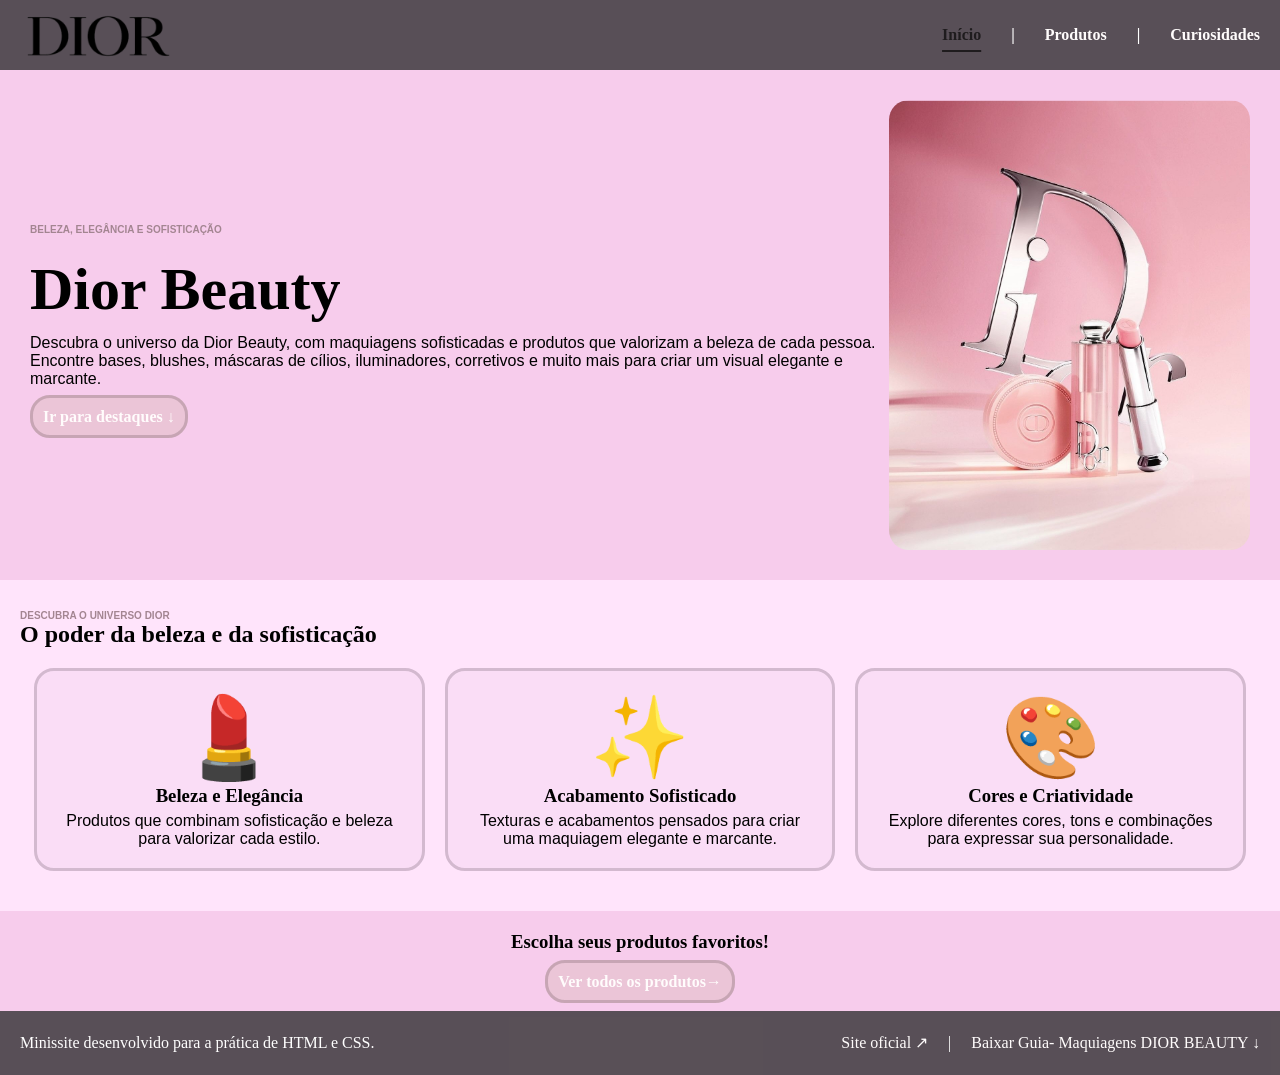
<file: index.html>
<!DOCTYPE html>
<html lang="pt-BR">
    <head>
        <meta charset="UTF-8"/>
        <title>Vitrine de maquiagens - Início</title>
        <link rel="stylesheet" href="./css/style.css"/>
    </head>

    <body>
        <header>
            <section id="logo">
                <img src="assets/img/logo.png" alt="Logo Dior"/>

            </section>
            <section id="opcoes">
                <span id="opcao-inicio"><a href="index.html">Início</a></span>
                <p>|</p>
                <span id="opcao-produtos"><a href="pages/produtos.html">Produtos</a></span>
                <p>|</p>
                <span id="opcao-curiosidades"><a href="pages/curiosidades.html">Curiosidades</a></span>
            </section>
        </header>

        <main>
            <section id="introducao">
                <article>
                    <p class="letras_pequenas">Beleza, elegância e sofisticação</p>
                    <h1>Dior Beauty</h1>
                    <p>Descubra o universo da Dior Beauty, com maquiagens sofisticadas e produtos que valorizam a beleza de cada pessoa. Encontre bases, blushes, máscaras de cílios, iluminadores, corretivos e muito mais para criar um visual elegante e marcante.</p>
                    <span id="ir-para-destaques"><a href="#destaques">Ir para destaques ↓</a></span>
                </article>
                <img src="assets/img/dior.png" alt="Maquiagem Dior"/>
            </section>
            <section id="destaques">
                <article>
                    <p class="letras_pequenas">Descubra o universo Dior</p>
                    <h2>O poder da beleza e da sofisticação</h2>
                </article>
                <section id="motivos">
                    <article class="motivo">
                        <span class="emoji">💄</span>
                        <h3>Beleza e Elegância</h3>
                        <p>Produtos que combinam sofisticação e beleza para valorizar cada estilo.</p>
                    </article>
                    <article class="motivo">
                        <span class="emoji">✨</span>
                        <h3>Acabamento Sofisticado</h3>
                        <p>Texturas e acabamentos pensados para criar uma maquiagem elegante e marcante.</p>
                    </article>
                    <article class="motivo">
                        <span class="emoji">🎨</span>
                        <h3>Cores e Criatividade</h3>
                        <p>Explore diferentes cores, tons e combinações para expressar sua personalidade.</p>
                    </article>
                </section>
            </section>
            <section id="ir-para-produtos">
                <h3>Escolha seus produtos favoritos!</h3>
                <a href="pages/produtos.html">Ver todos os produtos→</a>
            </section>
        </main>
        <footer>
            <section>
                <p>Minissite desenvolvido para a prática de HTML e CSS.</p>
            </section>
            <section id="links-rodape">
                <span class="link"><a href="https://shop.dior.com.br/maquiagem?utm_source=google&utm_source_platform=GoogleAds&utm_medium=cpc&utm_campaign=PCD_PC_BRA_FRA_UNI_ALL_202605_EC_PMAX_GGL_CRD_POR_BRL_NOA_NOA_NCA_TEST_CELL_A&gad_source=1&gad_campaignid=24113322373&gbraid=0AAAAADd1kX0RGr9avBKhXa4ef0luRXVdv&gclid=CjwKCAjwoOjVBhArEiwAUwDak15W7hy7bUNR0izkz4pfoi5kD6F8dyNys6UVXfDORSHCskoCxRhT_BoCAPIQAvD_BwE" target="_blank" rel="noreferrer">Site oficial ↗</a></span>
                <p>|</p>
                <span class="link"><a href="../assets/files/teste.txt" download>Baixar Guia- Maquiagens DIOR BEAUTY ↓</a></span>
            </section>
        </footer>
        </footer>
    </body>
</html>
</file>
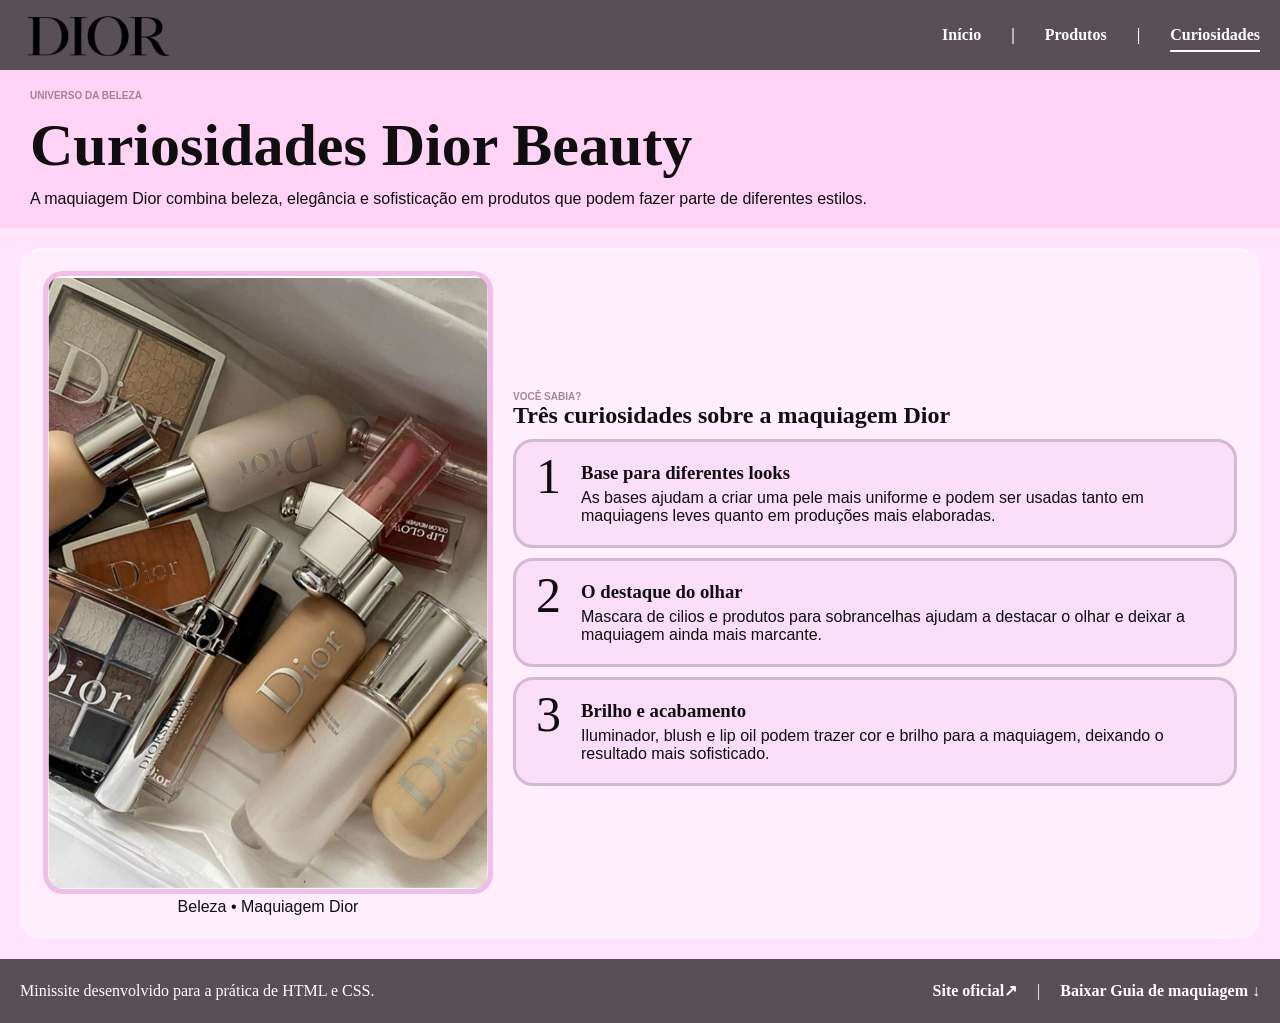
<file: pages/curiosidades.html>
<!DOCTYPE html>
<html lang="pt-BR">
    <head>
        <meta charset="UTF-8"/>
        <title>Vitrine de Maquiagens - Curiosidades</title>
       <link rel="stylesheet" href="../css/curiosidades.css">
    </head>

    <body>
        <header>
            <section id="logo">
                <img src="../assets/img/logo.png" alt="Logo Dior"/>
                
            </section>
            <section id="opcoes">
                <span id="opcao-Inicio"><a href="../index.html">Início</a></span>
                <p>|</p>
                <span id="opcao-produtos"><a href="../pages/produtos.html">Produtos</a></span>
                <p>|</p>
                <span id="opcao-curiosidades"><a href="../pages/curiosidades.html">Curiosidades</a></span>
            </section>
        </header>

        <main>
            <section id="introducao">
                <article>
                    <p class="letras_pequenas">Universo da beleza</p>
                    <h1>Curiosidades Dior Beauty</h1>
                    <p>A maquiagem Dior combina beleza, elegância e sofisticação em produtos que podem fazer parte de diferentes estilos.</p>
                </article>
            </section>
            <section id="area-curiosidades">
                <section id="icone">
                    <img src="../assets/img/maquiagens.png" alt="Produtos de maquiagem da Dior."/>
                    <p>Beleza • Maquiagem Dior</p>
                </section>
                <section>
                    <article>
                        <p class="letras_pequenas">Você sabia?</p>
                        <h2>Três curiosidades sobre a maquiagem Dior</h2>
                    </article>
                    <section id="curiosidades">
                        <section class="curiosidade">
                            <span class="numero">1</span>
                            <article>
                                <h3>Base para diferentes looks</h3>
                                <p>As bases ajudam a criar uma pele mais uniforme e podem ser usadas tanto em maquiagens leves quanto em produções mais elaboradas.</p>
                            </article>
                        </section>
                        <section class="curiosidade">
                            <span class="numero">2</span>
                            <article>
                                <h3>O destaque do olhar</h3>
                                <p>Mascara de cilios e produtos para sobrancelhas ajudam a destacar o olhar e deixar a maquiagem ainda mais marcante.</p>
                            </article>
                        </section>
                        <section class="curiosidade">
                            <span class="numero">3</span>
                            <article>
                                <h3>Brilho e acabamento</h3>
                                <p>Iluminador, blush e lip oil podem trazer cor e brilho para a maquiagem, deixando o resultado mais sofisticado.</p> 
                            </article>
                        </section>
                    </section>
                </section>
            </section>
        </main>

        <footer>
            <section>
                <p>Minissite desenvolvido para a prática de HTML e CSS.</p>
         </section>
            <section id="links-rodape">
                <span class="link"><a href="https://shop.dior.com.br/maquiagem?utm_source=google&utm_source_platform=GoogleAds&utm_medium=cpc&utm_campaign=PCD_PC_BRA_FRA_UNI_ALL_202605_EC_PMAX_GGL_CRD_POR_BRL_NOA_NOA_NCA_TEST_CELL_A&gad_source=1&gad_campaignid=24113322373&gbraid=0AAAAADd1kX0RGr9avBKhXa4ef0luRXVdv&gclid=CjwKCAjwoOjVBhArEiwAUwDak7PpjUmBe98uc0KKKihpRRH9Rd4AELlyQc0RrRj_7tAPss-58y-E8BoCSdwQAvD_BwE" target="_blank" rel="noreferrer">Site oficial↗</a></span>
                <p>|</p>
                <span class="link"><a href="../assets/files/teste.txt" download>Baixar Guia de maquiagem ↓</a></span>
            </section>
        </footer>
    </body>
</html>
</file>
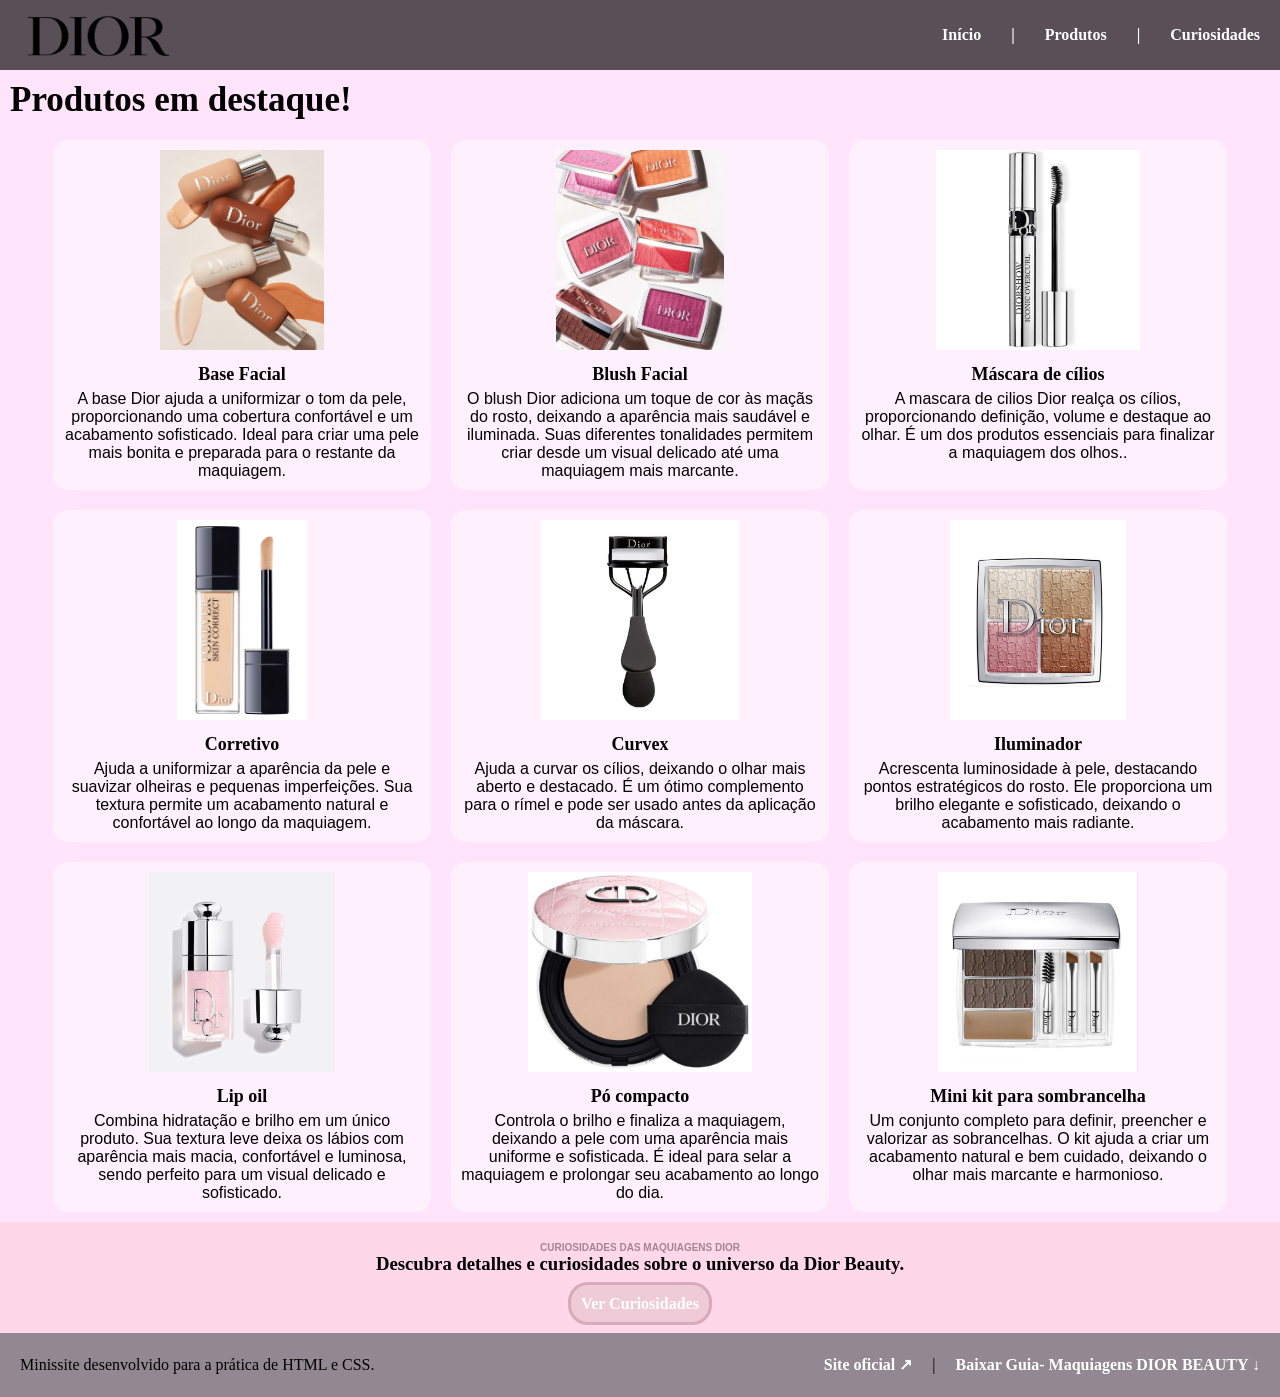
<file: pages/produtos.html>
<!DOCTYPE html>
<html lang="pt-BR">
    <head>
        <meta charset="UTF-8"/>
        <title>Vitrine de produtos</title>
        <link rel="stylesheet" href="../css/produtos.css"/>
    </head>

    <body>
        <header>
            <section id="logo">
                <img src="../assets/img/logo.png" alt="Logo Dior"/>
                            </section>
            <section id="opcoes">
                <span id="opcao-Inicio"><a href="../index.html">Início</a></span>
                <p>|</p>
                <span id="opcao-Produtos"><a href="../pages/produtos.html">Produtos</a></span>
                <p>|</p>
                <span id="opcao-Curiosidades"><a href="../pages/curiosidades.html">Curiosidades</a></span>
            </section>
        </header>

        <main>
            <section id="introdução">
                <article>


                </article>
            </section>
            <section id="produtos">
                <article>

                    <h2>Produtos em destaque!</h2>
                </article>
                <section id="lista-produtos">
                    <article class="produto">
                        <img src="../assets/img/base.png" alt="base"/>
                        <h3>Base Facial</h3>
                        <p>A base Dior ajuda a uniformizar o tom da pele, proporcionando uma cobertura confortável e
                            um acabamento sofisticado. Ideal para criar uma pele mais bonita e preparada para o restante
                            da maquiagem.</p>
                    </article>
                    <article class="produto">
                        <img src="../assets/img/blush.png" alt="blush facial"/>
                        <h3>Blush Facial </h3>
                        <p>O blush Dior adiciona um toque de cor às maçãs do rosto, deixando a aparência mais
                            saudável e iluminada. Suas diferentes tonalidades permitem criar desde um visual
                            delicado até uma maquiagem mais marcante.</p>
                    </article>
                    <article class="produto">
                        <img src="../assets/img/mascaracilios.png" alt="mascara de cilios"/>
                        <h3>Máscara de cílios</h3>
                        <p>A mascara de cilios Dior realça os cílios, proporcionando definição, volume e destaque ao olhar. É
                            um dos produtos essenciais para finalizar a maquiagem dos olhos..</p>
                    </article>
                    <article class="produto">
                        <img src="../assets/img/corretivo.png" alt="corretivo"/>
                        <h3>Corretivo</h3>
                        <p>Ajuda a uniformizar a aparência da pele e suavizar olheiras e pequenas imperfeições.
                            Sua textura permite um acabamento natural e confortável ao longo da maquiagem.</p>
                    </article>

                    <article class="produto">
                        <img src="../assets/img/curvex.png" alt="curvex"/>
                        <h3>Curvex</h3>
                        <p>Ajuda a curvar os cílios, deixando o olhar mais aberto e destacado. É um ótimo
                            complemento para o rímel e pode ser usado antes da aplicação da máscara.</p>
                    </article>
                    <article class="produto">
                        <img src="../assets/img/iluminador.png" alt="iluminador"/>
                        <h3>Iluminador</h3>
                        <p>Acrescenta luminosidade à pele, destacando pontos estratégicos do
                            rosto. Ele proporciona um brilho elegante e sofisticado, deixando o acabamento mais
                            radiante.</p>
                    </article>
                    <article class="produto">
                        <img src="../assets/img/lipoil.png" alt="lip oil"/>
                        <h3>Lip oil</h3>
                        <p>Combina hidratação e brilho em um único produto. Sua textura leve deixa os lábios com
                            aparência mais macia, confortável e luminosa, sendo perfeito para um visual delicado e
                            sofisticado.</p>
                    </article>
                    <article class="produto">
                        <img src="../assets/img/pocompacto.png" alt="po compacto"/>
                        <h3>Pó compacto</h3>
                        <p>Controla o brilho e finaliza a maquiagem, deixando a pele com uma aparência mais
                            uniforme e sofisticada. É ideal para selar a maquiagem e prolongar seu acabamento ao
                            longo do dia.</p>
                    </article>
                    <article class="produto">
                        <img src="../assets/img/kitsombrancelha.png" alt="mini kit"/>
                        <h3>Mini kit para sombrancelha</h3>
                        <p>Um conjunto completo para definir, preencher e valorizar as sobrancelhas. O kit ajuda
                            a criar um acabamento natural e bem cuidado, deixando o olhar mais marcante e
                            harmonioso.</p>
                    </article>

                </section>
            </section>
            <section id="ir-para-curiosidades">
                <p class="letras_pequenas">Curiosidades das maquiagens Dior</p>
                <h3>Descubra detalhes e curiosidades sobre o universo da Dior Beauty.</h3>
                <a href="../pages/curiosidades.html">Ver Curiosidades</a>
            </section>
        </main>

        <footer>
            <section>
                <p>Minissite desenvolvido para a prática de HTML e CSS.</p>
            </section>
            <section id="links-rodape">
                <span class="link"><a href="https://shop.dior.com.br/maquiagem?utm_source=google&utm_source_platform=GoogleAds&utm_medium=cpc&utm_campaign=PCD_PC_BRA_FRA_UNI_ALL_202605_EC_PMAX_GGL_CRD_POR_BRL_NOA_NOA_NCA_TEST_CELL_A&gad_source=1&gad_campaignid=24113322373&gbraid=0AAAAADd1kX0RGr9avBKhXa4ef0luRXVdv&gclid=CjwKCAjwoOjVBhArEiwAUwDak15W7hy7bUNR0izkz4pfoi5kD6F8dyNys6UVXfDORSHCskoCxRhT_BoCAPIQAvD_BwE" target="_blank" rel="noreferrer">Site oficial ↗</a></span>
                <p>|</p>
                <span class="link"><a href="../assets/files/teste.txt" download>Baixar Guia- Maquiagens DIOR BEAUTY ↓</a></span>
            </section>
        </footer>
    </body>
</html>
</file>
<file: css/style.css>
* {
    padding: 0;
    margin: 0;
    box-sizing: border-box;
}

body {
    background-color: rgb(255, 228, 251);;
    font-family: Georgia, 'Times New Roman', Times, serif;
    color: background-color rgb(254, 211, 239);
}

header {
    background-color: rgba(18, 17, 18, 0.7);
    padding: 10px;
    display: flex;
    justify-content: space-between;
    padding-left: 20px;
    padding-right: 20px;
    align-items: center;
}

a {
    text-decoration: none;
    color: rgb(255, 252, 252);
}

a:hover {
    color: rgb(39, 37, 38);
}

#logo {
    display: flex;
    align-items: center;
    font-weight: bold;
    color: rgb(255, 255, 255);
}

#logo img {
    height: 50px;
}

#opcoes {
    color: white;
    display: flex;
    gap: 30px;
    font-weight: bold;
}

#opcao-inicio a{
    color: rgb(31, 28, 30);
    text-decoration: underline;
    text-decoration-thickness: 2px;
    text-underline-offset: 10px;
}

.letras_pequenas {
    font-family: 'Segoe UI', Tahoma, Geneva, Verdana, sans-serif;
    font-weight: bold;
    text-transform: uppercase;
    font-size: x-small;
    color: rgb(163, 133, 145);
}

#introducao {
    background-color: rgba(244, 194, 230, 0.7);
    padding: 30px;
    display: flex;
    justify-content: space-between;
    align-items: center;
    gap: 10px;
    margin-bottom: 10px;
}

#introducao h1 {
    font-size: 60px;
    margin-top: 10px;
    margin-bottom: 10px;
}

#introducao p {
    font-family: 'Segoe UI', Tahoma, Geneva, Verdana, sans-serif;
    margin-bottom: 20px;
}

#introducao img {
    border-radius: 20px;
}

#ir-para-destaques {
    padding: 10px;
    background-color: rgb(223, 192, 196, 0.5);
    border-radius: 20px;
    border-style: solid;
    border-color: rgb(163, 133, 145, 0.5);
    font-weight: bold;
}

#ir-para-destaques a:hover {
    color: rgb(163, 133, 145);
}

#introducao img {
    width: 450px;
    height: 450px;
}

#destaques {
    padding: 20px;
}

#motivos {
    display: flex;
    flex-wrap: wrap;
    justify-content: center;
    gap: 20px;
    margin-top: 20px;
    margin-bottom: 20px;
}

.motivo {
    width: 31.5%;
    flex-direction: row;
    justify-content: center;
    align-items: center;
    background-color: rgb(250, 221, 246);
    border-radius: 20px;
    border-style: solid;
    border-color: rgb(211, 185, 207);;
    padding: 20px;
    text-align: center;
}

.emoji {
    font-size: 80px;
}

.motivo p {
    font-family: 'Segoe UI', Tahoma, Geneva, Verdana, sans-serif;
    margin-top: 5px;
}

#ir-para-produtos {
    text-align: center;
    background-color: rgba(244, 194, 230, 0.7);
    padding:20px;
}

#ir-para-produtos h3 {
    margin-bottom: 20px;
}

#ir-para-produtos a {
    font-weight: bold;
    background-color: rgb(223, 192, 196, 0.5);
    padding: 10px;
    border-radius: 20px;
    border-style: solid;
    border-color: rgb(163, 133, 145, 0.5)
}

#ir-para-produtos a:hover {
    color: rgb(163, 133, 145);
}

footer {
    display: flex;
    justify-content: space-between;
    background-color: rgba(18, 17, 18, 0.7);
    color: white;
    align-items: center;
    line-height: 1.5;
    padding: 20px;
}

#links-rodape {
    display: flex;
    gap: 20px
}
</file>
<file: css/curiosidades.css>
* {
   padding: 0;
   margin: 0;
   box-sizing: border-box;
}


body {
   background-color: rgb(255, 228, 251);
   font-family: Georgia, 'Times New Roman', Times, serif;
   color: rgb(15, 15, 16);
}

header {
   background-color: rgba(18, 17, 18, 0.7);
   padding: 10px;
   display: flex;
   justify-content: space-between;
   padding-left: 20px;
   padding-right: 20px;
   align-items: center;
}


a {
   text-decoration: none;
   color: rgb(255, 255, 255);
}


a:hover {
   color: rgb(2, 2, 2);
}


#logo {
   display: flex;
   align-items: center;
   font-weight: bold;
   color: rgb(255, 255, 255);
}


#logo img {
   height: 50px;
}


#opcoes {
   color: white;
   display: flex;
   gap: 30px;
   font-weight: bold;
}


#opcao-curiosidades a{
   color: white;
   text-decoration: underline;
   text-decoration-thickness: 2px;
   text-underline-offset: 10px;
}


.letras_pequenas {
   font-family: 'Segoe UI', Tahoma, Geneva, Verdana, sans-serif;
   font-weight: bold;
   text-transform: uppercase;
   font-size: x-small;
   color: rgb(163, 133, 145);
}


#introducao {
   background-color: rgba(255, 204, 242, 0.7);
   padding: 20px;
   padding-left: 30px;
   padding-right: 30px;
   display: flex;
   justify-content: space-between;
   align-items: center;
   gap: 10px;
}


#introducao h1 {
   font-size: 60px;
   margin-top: 10px;
   margin-bottom: 10px;
}


#introducao p {
   font-family: 'Segoe UI', Tahoma, Geneva, Verdana, sans-serif;
}


#area-curiosidades {
   background-color: rgba(255, 255, 255, 0.4);
   padding: 20px;
   border-radius: 20px;
   border-style: solid;
   border-color: rgba(255, 255, 255, 0.2);
   margin: 20px;
   display: flex;
   gap: 20px;
   align-items: center;
}


#icone img {
   width: 450px;
   border-radius: 20px;
   padding: 5px;
   background-color: rgba(236, 170, 225, 0.7);
}


#icone p {
   text-align: center;
   font-family: 'Segoe UI', Tahoma, Geneva, Verdana, sans-serif;
}


.curiosidade {
   display: flex;
   gap: 20px;
   justify-content: center;
   align-items: flex-start;
   background-color: rgb(250, 221, 246);
   border-radius: 20px;
   border-style: solid;
   border-color: rgb(211, 185, 207);
   padding: 5px 20px ;
   margin-top: 10px;
   margin-bottom: 10px;
}


.curiosidade article {
   padding: 15px 0;
}


.curiosidade p {
   font-family: 'Segoe UI', Tahoma, Geneva, Verdana, sans-serif;
   margin-top: 5px;
}


.numero {
   font-size: 50px;
}


footer {
   display: flex;
   justify-content: space-between;
   background-color: rgba(18, 17, 18, 0.7);
   color: white;
   align-items: center;
   line-height: 1.5;
   padding: 20px;
}


#links-rodape {
   display: flex;
   gap: 20px
}


.link {
   font-weight: bold;
}
</file>
<file: css/produtos.css>
* {
    padding: 0;
    margin: 0;
    box-sizing: border-box;
}

body {

    background-color: rgb(255, 228, 251);
    font-family:Georgia, 'Times New Roman', Times, serif;
    color: rgb(0, 0, 0);
}

header {
    background-color: rgba(18, 17, 18, 0.7);
    padding: 10px;
    display: flex;
    justify-content: space-between;
    padding-left: 20px;
    padding-right: 20px;
    align-items: center;
}

a {
    text-decoration: none;
    color: rgb(255, 255, 255);
}

a:hover {
    color: rgb(2, 2, 2);
}

#logo {
    display: flex;
    align-items: center;
    font-weight: bold;
    color: rgb(255, 255, 255);
}

#logo img {
    height: 50px;
}

#opcoes {
    color: white;
    display: flex;
    gap: 30px;
    font-weight: bold;
}


.letras_pequenas {
    font-family: 'Segoe UI', Tahoma, Geneva, Verdana, sans-serif;
    font-weight: bold;
    text-transform: uppercase;
    font-size: x-small;
    color: rgb(163, 133, 145);
}

#introducao {
    background-color: rgb(163, 133, 145);
    padding: 20px;
    padding-left: 30px;
    padding-right: 30px;
    display: flex;
    justify-content: space-between;
    align-items: center;
    gap: 10px;
    margin-bottom: 10px;
}

#introducao h1 {
    font-size: 60px;
    margin-top: 10px;
    margin-bottom: 10px;
}

#introducao p {
    font-family: 'Segoe UI', Tahoma, Geneva, Verdana, sans-serif;
}

#introducao img {
    width: 450px;
    height: 450px;
}


#ir-para-curiosidades {
    text-align: center;
    background-color: rgb(254, 215, 233);
    padding:20px;
}

#ir-para-curiosidades h3 {
    margin-bottom: 20px;
}

#ir-para-curiosidades a {
    font-weight: bold;
    background-color: rgb(223, 192, 196, 0.5);
    padding: 10px;
    border-radius: 20px;
    border-style: solid;
    border-color: rgba(200, 135, 161, 0.5)
}

#ir-para-curiosidades a:hover {
    color: rgb(248, 247, 248);
}

footer {
    display: flex;
    justify-content: space-between;
    background-color:  rgba(100, 97, 100, 0.7);
    align-items: center;
    line-height: 1.5;
    padding: 20px;
}

#links-rodape {
    display: flex;
    gap: 20px
}

.link {
    font-weight: bold;
}

#produtos {
    padding: 10px;
}

#produtos h2 {
    font-size: 35px;
    margin-bottom: 20px;
}

#lista-produtos {
    display: flex;
    flex-wrap: wrap;
    justify-content: center;
    gap: 20px;
}

.produto {
    width: 30%;
    background-color: rgb(255, 240, 253);
    padding: 10px;
    border-radius: 15px;
    text-align: center;
}

.produto img {
    width: 100%;
    height: 200px;
    object-fit: contain;
}

.produto h3 {
    margin-top: 10px;
    font-size: 18px;
}

.produto p {
    font-family: 'Segoe UI', Tahoma, Geneva, Verdana, sans-serif;
    margin-top: 5px;
}
</file>
